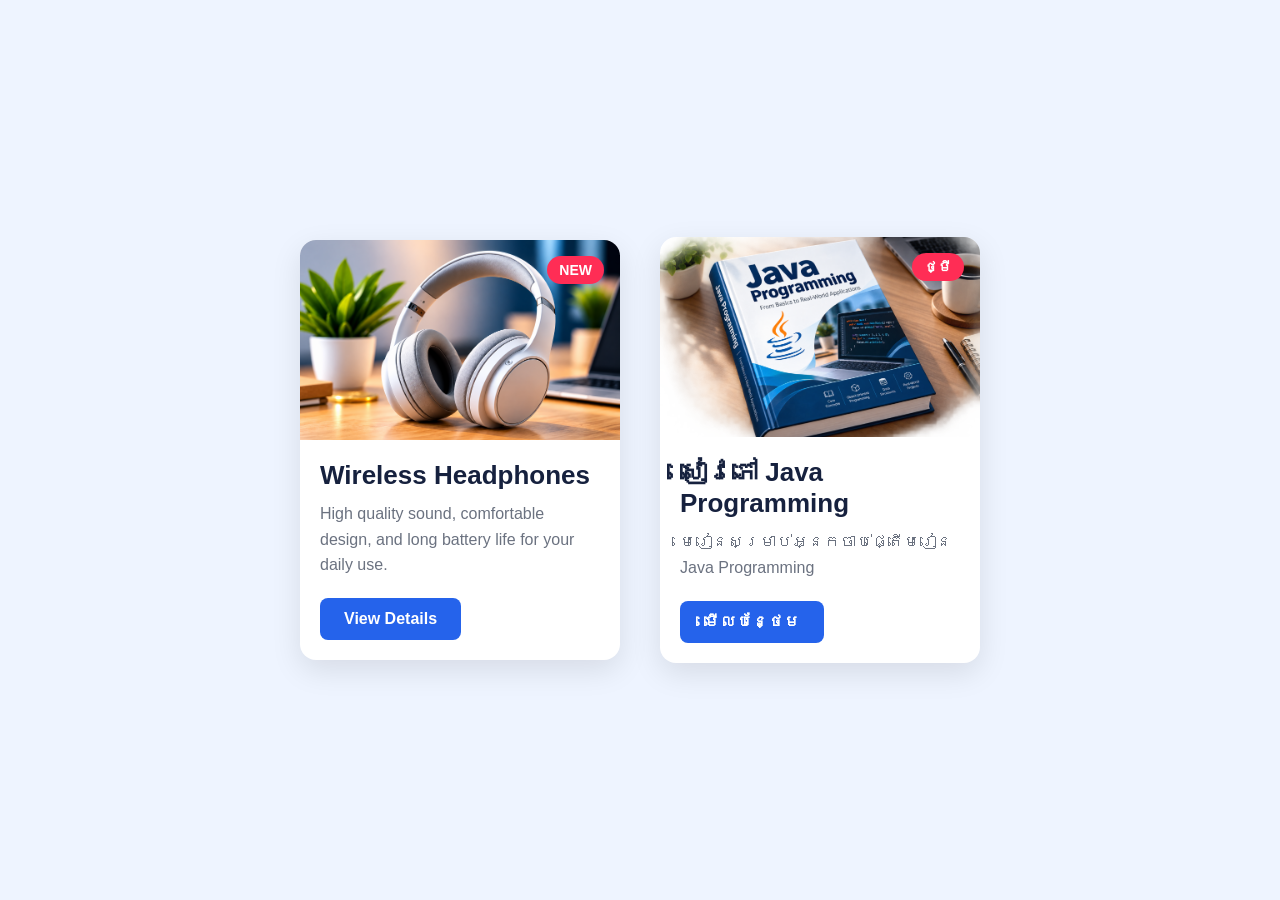
<file: chapter-1/index.html>
<!DOCTYPE html>
<html lang="en">
<head>
    <meta charset="UTF-8">
    <meta name="viewport" content="width=device-width, initial-scale=1.0">

    <title>Modern Product Card</title>

    <!-- CSS -->
    <link rel="stylesheet" href="css/style.css">
</head>

<body>

    <div class="product-card">
        <!-- Product Image -->
        <div class="image-container">
            <img
                src="images/product.png"
                alt="Wireless Headphones"
            >
            <span class="badge">NEW</span>
        </div>

        <!-- Product Content -->
        <div class="content">
            <h2 class="title">
                Wireless Headphones
            </h2>
            <p class="description">
                High quality sound, comfortable design,
                and long battery life for your daily use.
            </p>
            <a href="#" class="btn">
                 View Details
            </a>
        </div>

    </div>

    <div class="product-card">
        <!-- Product Image -->
        <div class="image-container">
            <img
                src="images/java_programming.png"
                alt="Java Programming"
            >
            <span class="badge">ថ្មី</span>
        </div>

        <!-- Product Content -->
        <div class="content">
            <h2 class="title">
                សៀវភៅ Java Programming
            </h2>
            <p class="description">
                មេរៀន​សម្រាប់​អ្នក​ចាប់​ផ្តើម​រៀន Java Programming
            </p>
            <a href="#" class="btn">
                 មើល​បន្ថែម
            </a>
        </div>

    </div>

</body>
</html>
</file>
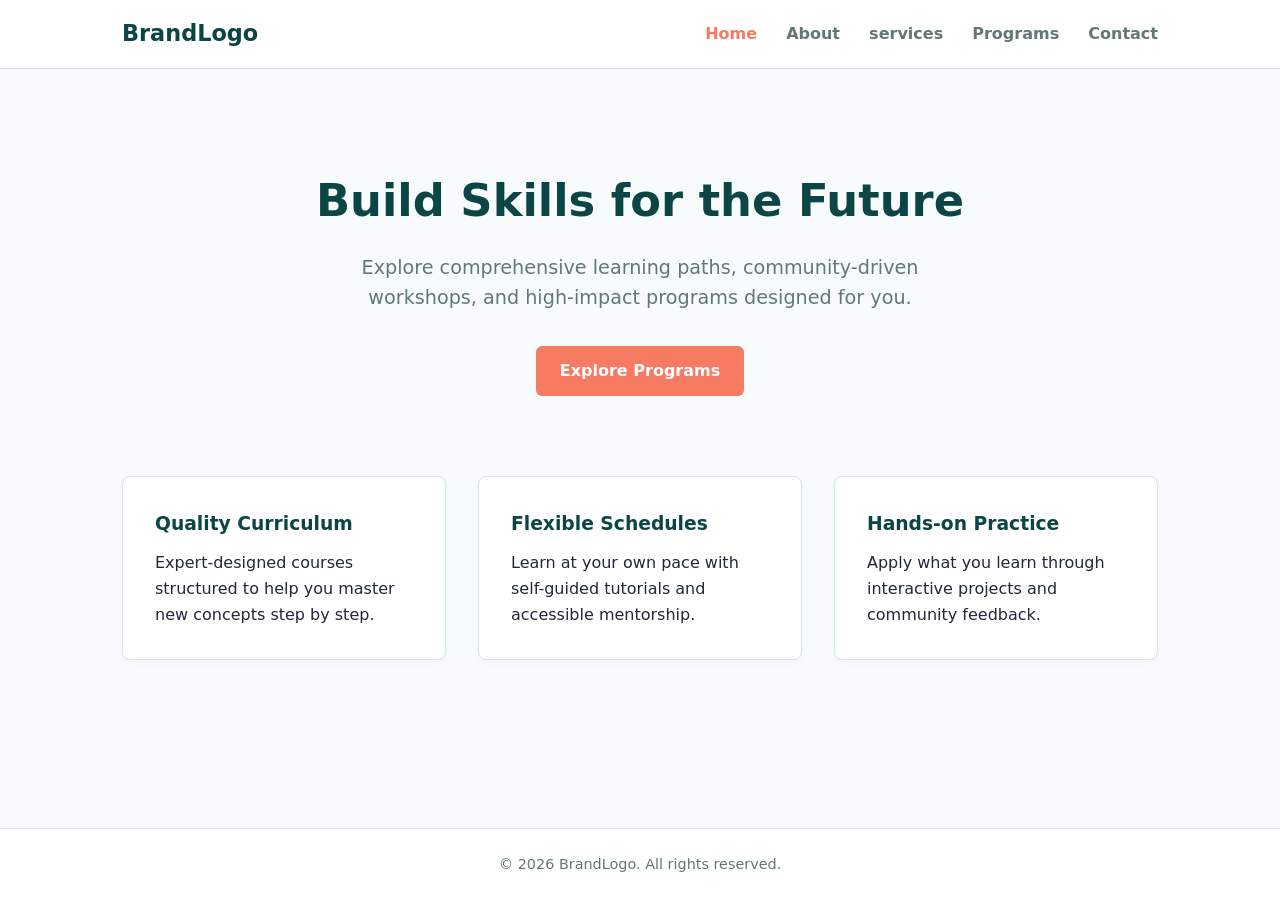
<file: chapter-2/index.html>
<!DOCTYPE html>
<html lang="en">
<head>
  <meta charset="UTF-8">
  <meta name="viewport" content="width=device-width, initial-scale=1.0">
  <title>Home - Modern Site</title>
  <link rel="stylesheet" href="style.css">
</head>
<body>

  <header>
    <div class="nav-container">
      <a href="index.html" class="logo">BrandLogo</a>
      <nav>
        <a href="index.html" class="active">Home</a>
        <a href="about.html">About</a>
        <a href="services.html">services</a>
        <a href="programs.html">Programs</a>
        <a href="contact.html">Contact</a>
      </nav>
    </div>
  </header>

  <main>
    <section class="hero">
      <h1>Build Skills for the Future</h1>
      <p>Explore comprehensive learning paths, community-driven workshops, and high-impact programs designed for you.</p>
      <a href="programs.html" class="btn">Explore Programs</a>
    </section>

    <section class="grid">
      <div class="card">
        <h3>Quality Curriculum</h3>
        <p>Expert-designed courses structured to help you master new concepts step by step.</p>
      </div>
      <div class="card">
        <h3>Flexible Schedules</h3>
        <p>Learn at your own pace with self-guided tutorials and accessible mentorship.</p>
      </div>
      <div class="card">
        <h3>Hands-on Practice</h3>
        <p>Apply what you learn through interactive projects and community feedback.</p>
      </div>
    </section>
  </main>

  <footer>
    <p>&copy; 2026 BrandLogo. All rights reserved.</p>
  </footer>

</body>
</html>
</file>
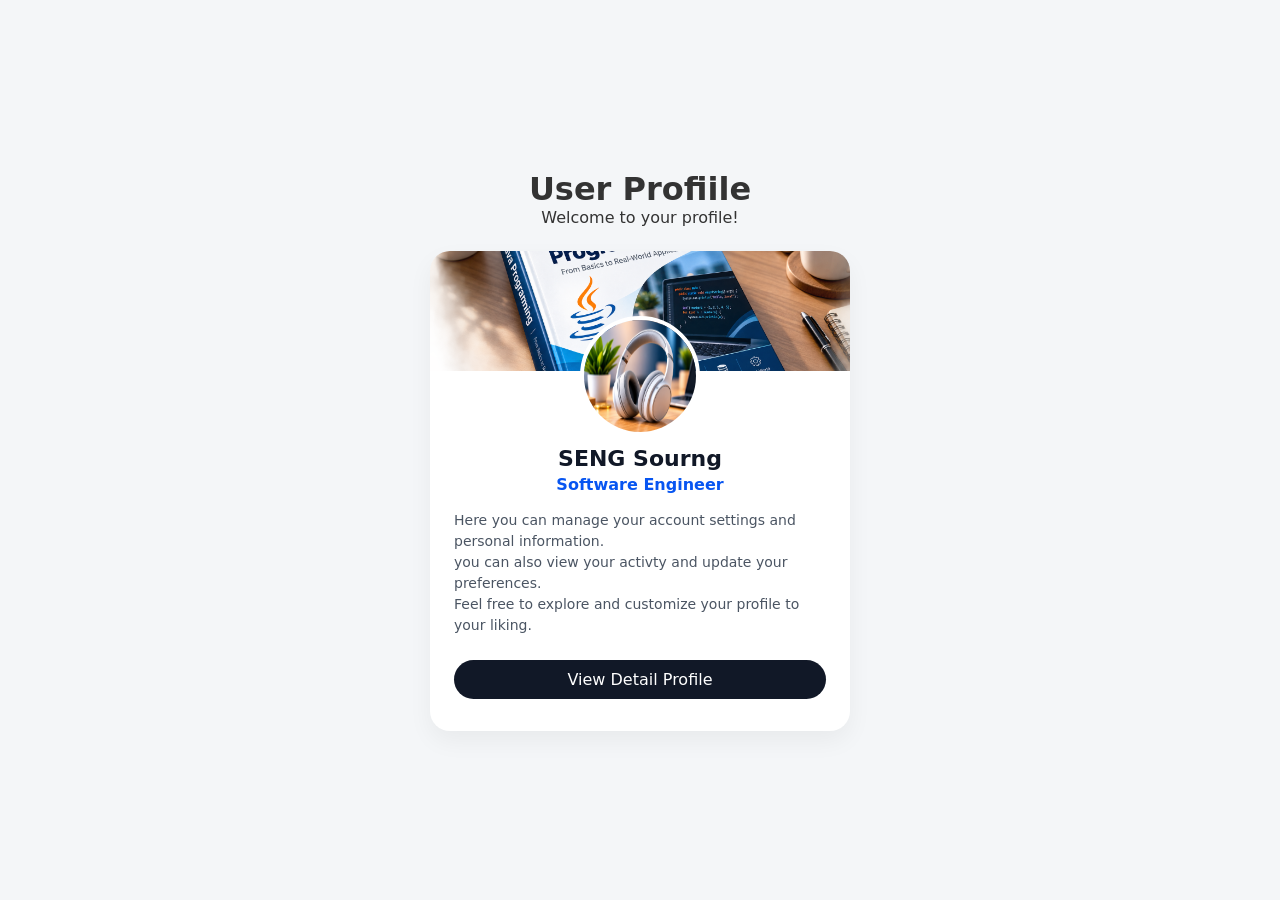
<file: chapter-1/profile.html>
<!DOCTYPE html>
<html lang="en">
<head>
    <meta charset="UTF-8">
    <meta name="viewport" content="width=device-width, initial-scale=1.0">
    <title>User Profile</title>
    <style>
         * {
            box-sizing: border-box;
            margin: 0;
            padding: 0;
        }
        body {
            font-family: 'Inter', system-ui, -apple-system, sans-serif;
            background-color: #f4f6f8; /* Soft light gray background */
            color: #333;
            display: flex;
            justify-content: center;
            align-items: center;
            min-height: 100vh;
            padding: 20px;
        }

         /* profile-container */
        .profile-container {
            width: 100%;
            max-width: 420px;
        }

        /* Page Header */
        .page-header {
            text-align: center;
            margin-bottom: 24px;
        }

        /* card */
        .card {
            background-color: #ffffff;
            border-radius: 20px;
            overflow: hidden;
            box-shadow: 0 10px 25px rgba(0, 0, 0, 0.05);
            transition: transform 0.3s ease, box-shadow 0.3s ease;
        }
   
        .card:hover {
            transform: translateY(-5px);
            box-shadow: 0 15px 35px rgba(0, 0, 0, 0.1);
            /* Show mouse as hand */
            cursor: pointer;
        }

        /* cover-background */
        .cover-background {
            height: 120px;
            background-image: url('images/java_programming.png');
            background-size: cover;
            background-position: center;
            position: relative;
        }
        /* card-body */
        .card-body {
            padding: 0 24px 32px 24px;
            position: relative;
            text-align: center;
        }
        /* profile-image */
        .profile-image {
            width: 120px;
            height: 120px;
            border-radius: 50%;
            border: 4px solid #ffffff;
            position: absolute;
            top: -55px; 
            left: 50%;
            transform: translateX(-50%);
        }
        .image-spacer {
            height: 75px; 
        }
        .user-name {
            font-size: 22px;
            font-weight: 700;
            color: #111827;
            margin-bottom: 4px;
        }
        .user-title {
            font-size: 16px;
            color: #0755f1;
            margin-bottom: 16px;
        }
        .user-description {
            font-size: 14px;
            color: #4b5563;
            line-height: 1.5;
            margin-bottom: 24px;
            align-items: center;
            text-align: left;
        }
        
        .btn {
            display: inline-block;
            padding: 10px 20px;
            background-color: #111827;
            color: #fff;
            text-decoration: none;
            width: 100%;
            border-radius: 25px;
        }

        .btn:hover {
            background-color: #374151;
        }
        .btn:active {
            transform: scale(0.98);
        }
 
    </style>
</head>
<body>
    <div class="profile-container">
        <header class="page-header">
            <h1>User Profiile</h1>
            <p>Welcome to your profile!</p>
            
        </header>

        <main class="card">
            <div class="cover-background"></div>
            <div class="card-body">
                <img class="profile-image" src="images/product.png" alt="SENG Sourng" width="150" height="150">
                <div class="image-spacer"></div>


                <h3 class="user-name">SENG Sourng</h3>
                <h5 class="user-title">Software Engineer</h5>
                <div class="user-description">
                    <p>Here you can manage your account settings and personal information.</p>
                    <p>you can also view your activty and update your preferences.</p>
                    <p>Feel free to explore and customize your profile to your liking.</p>
                        <!-- Add button View Detail profile -->
                        
                </div>
                    
                    <a href="#" class="btn">
                        View Detail Profile 
                    </a>
            </div>
        </main>
    </div>
</body>
</html>
</file>
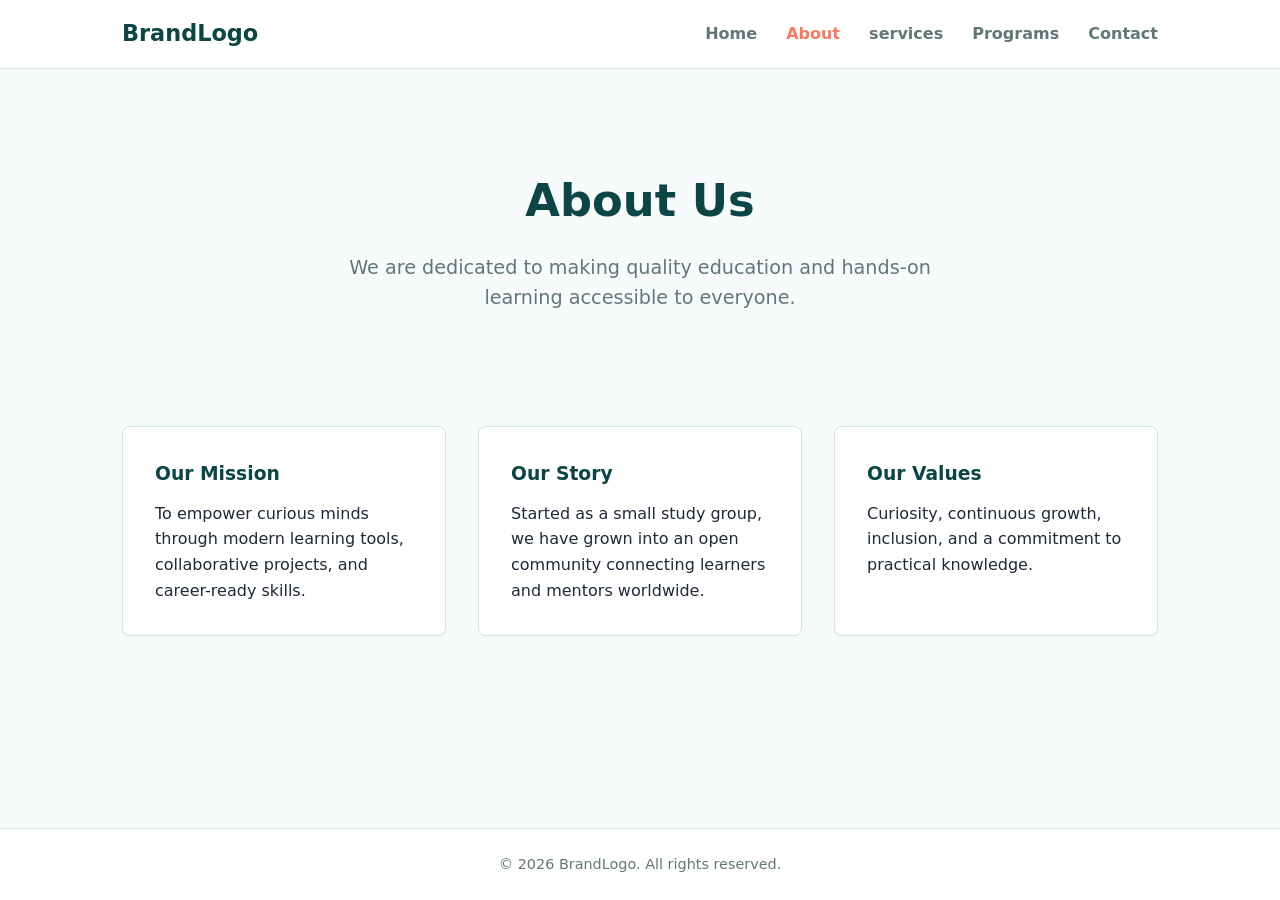
<file: chapter-2/about.html>
<!DOCTYPE html>
<html lang="en">
<head>
  <meta charset="UTF-8">
  <meta name="viewport" content="width=device-width, initial-scale=1.0">
  <title>About Us - Modern Site</title>
  <link rel="stylesheet" href="style.css">
</head>
<body>

  <header>
    <div class="nav-container">
      <a href="index.html" class="logo">BrandLogo</a>
      <nav>
        <a href="index.html">Home</a>
        <a href="about.html" class="active">About</a>
        <a href="services.html">services</a>
        <a href="programs.html">Programs</a>
        <a href="contact.html">Contact</a>
      </nav>
    </div>
  </header>

  <main>
    <section class="hero">
      <h1>About Us</h1>
      <p>We are dedicated to making quality education and hands-on learning accessible to everyone.</p>
    </section>

    <section class="grid">
      <div class="card">
        <h3>Our Mission</h3>
        <p>To empower curious minds through modern learning tools, collaborative projects, and career-ready skills.</p>
      </div>
      <div class="card">
        <h3>Our Story</h3>
        <p>Started as a small study group, we have grown into an open community connecting learners and mentors worldwide.</p>
      </div>
      <div class="card">
        <h3>Our Values</h3>
        <p>Curiosity, continuous growth, inclusion, and a commitment to practical knowledge.</p>
      </div>
    </section>
  </main>

  <footer>
    <p>&copy; 2026 BrandLogo. All rights reserved.</p>
  </footer>

</body>
</html>
</file>
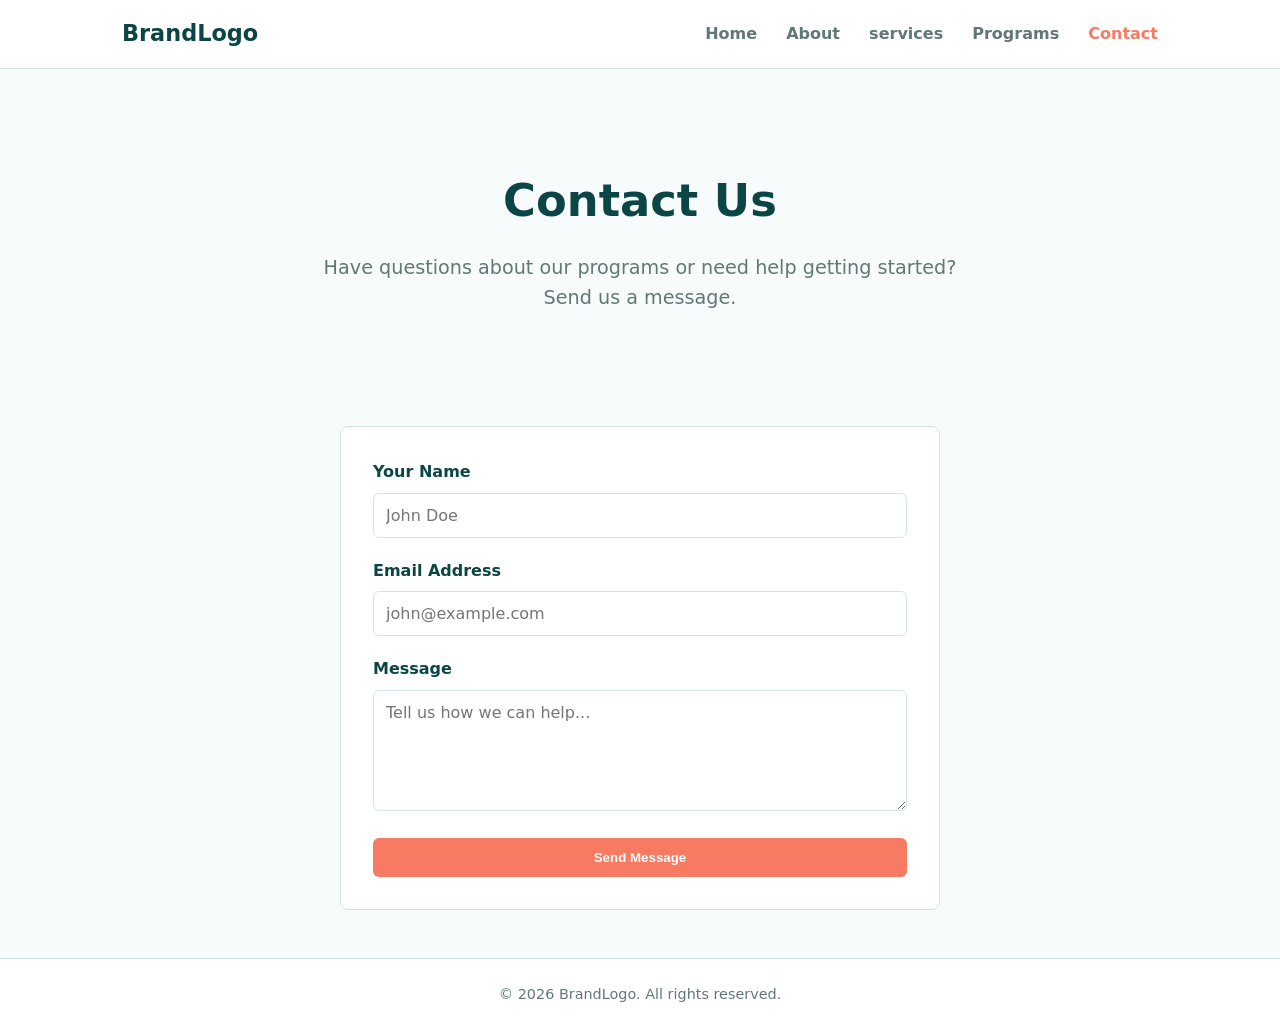
<file: chapter-2/contact.html>
<!DOCTYPE html>
<html lang="en">
<head>
  <meta charset="UTF-8">
  <meta name="viewport" content="width=device-width, initial-scale=1.0">
  <title>Contact Us - Modern Site</title>
  <link rel="stylesheet" href="style.css">
</head>
<body>

  <header>
    <div class="nav-container">
      <a href="index.html" class="logo">BrandLogo</a>
      <nav>
        <a href="index.html">Home</a>
        <a href="about.html">About</a>
        <a href="services.html">services</a>
        <a href="programs.html">Programs</a>
        <a href="contact.html" class="active">Contact</a>
      </nav>
    </div>
  </header>

  <main>
    <section class="hero">
      <h1>Contact Us</h1>
      <p>Have questions about our programs or need help getting started? Send us a message.</p>
    </section>

    <form class="contact-form" action="#" method="POST">
      <div class="form-group">
        <label for="name">Your Name</label>
        <input type="text" id="name" name="name" placeholder="John Doe" required>
      </div>

      <div class="form-group">
        <label for="email">Email Address</label>
        <input type="email" id="email" name="email" placeholder="john@example.com" required>
      </div>

      <div class="form-group">
        <label for="message">Message</label>
        <textarea id="message" name="message" rows="5" placeholder="Tell us how we can help..." required></textarea>
      </div>

      <button type="submit" class="btn" style="width: 100%;">Send Message</button>
    </form>
  </main>

  <footer>
    <p>&copy; 2026 BrandLogo. All rights reserved.</p>
  </footer>

</body>
</html>
</file>
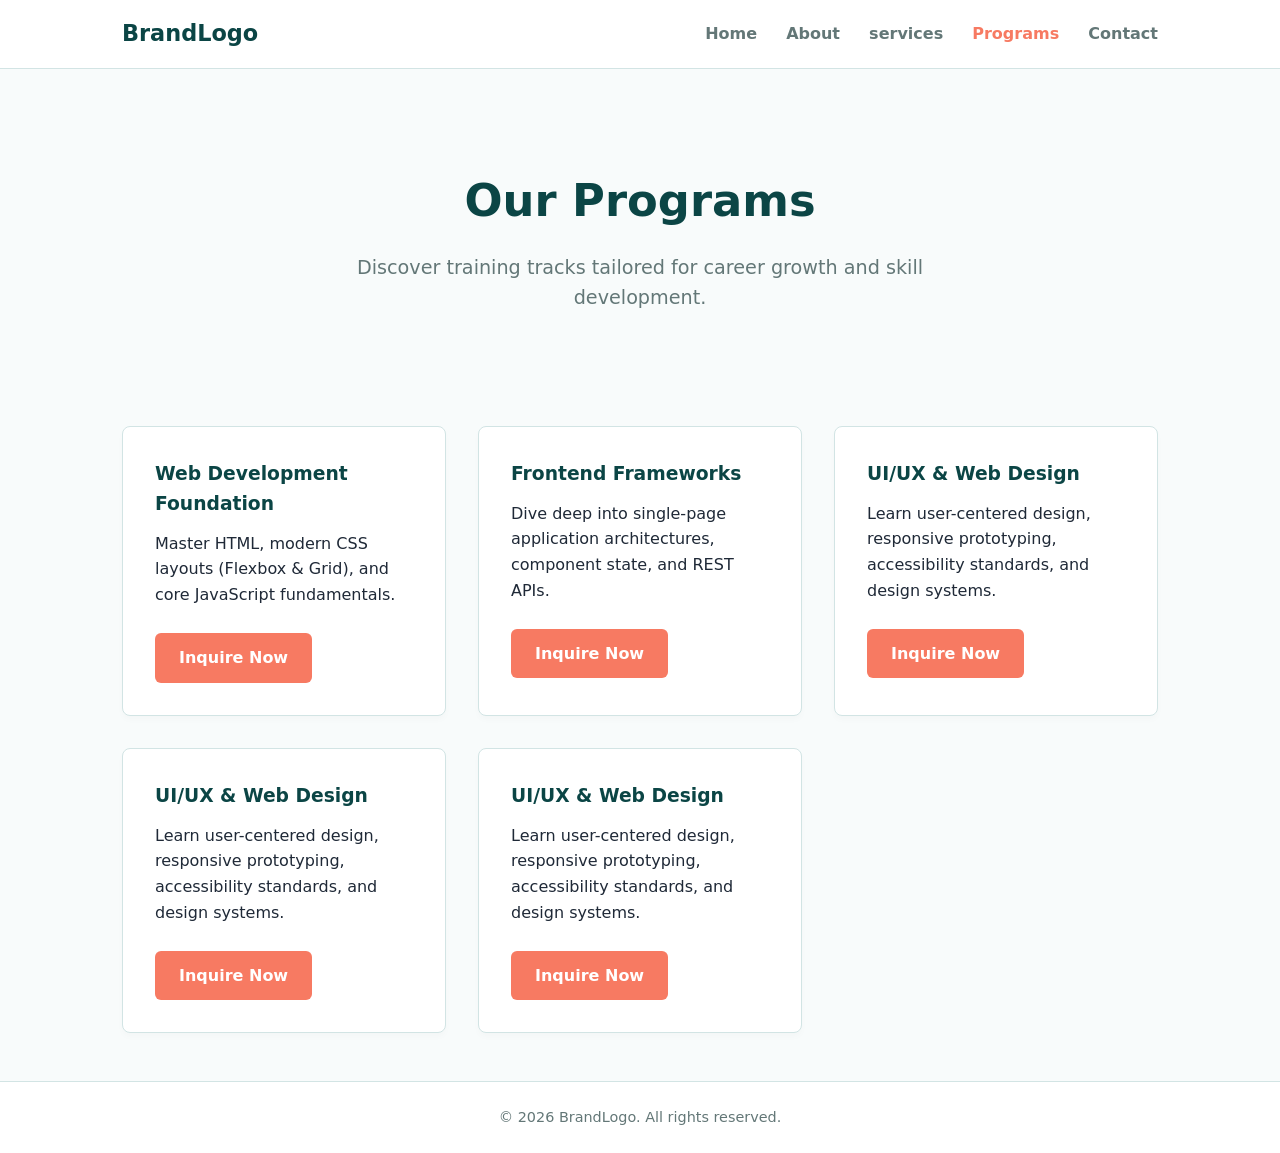
<file: chapter-2/programs.html>
<!DOCTYPE html>
<html lang="en">
<head>
  <meta charset="UTF-8">
  <meta name="viewport" content="width=device-width, initial-scale=1.0">
  <title>Programs - Modern Site</title>
  <link rel="stylesheet" href="style.css">
</head>
<body>

  <header>
    <div class="nav-container">
      <a href="index.html" class="logo">BrandLogo</a>
      <nav>
        <a href="index.html">Home</a>
        <a href="about.html">About</a>
        <a href="services.html">services</a>
        <a href="programs.html" class="active">Programs</a>
        <a href="contact.html">Contact</a>
      </nav>
    </div>
  </header>

  <main>
    <section class="hero">
      <h1>Our Programs</h1>
      <p>Discover training tracks tailored for career growth and skill development.</p>
    </section>

    <section class="grid">
      <div class="card">
        <h3>Web Development Foundation</h3>
        <p>Master HTML, modern CSS layouts (Flexbox & Grid), and core JavaScript fundamentals.</p>
        <br>
        <a href="contact.html" class="btn">Inquire Now</a>
      </div>
      <div class="card">
        <h3>Frontend Frameworks</h3>
        <p>Dive deep into single-page application architectures, component state, and REST APIs.</p>
        <br>
        <a href="contact.html" class="btn">Inquire Now</a>
      </div>
      <div class="card">
        <h3>UI/UX & Web Design</h3>
        <p>Learn user-centered design, responsive prototyping, accessibility standards, and design systems.</p>
        <br>
        <a href="contact.html" class="btn">Inquire Now</a>
      </div>

      <div class="card">
        <h3>UI/UX & Web Design</h3>
        <p>Learn user-centered design, responsive prototyping, accessibility standards, and design systems.</p>
        <br>
        <a href="contact.html" class="btn">Inquire Now</a>
      </div>
      <div class="card">
        <h3>UI/UX & Web Design</h3>
        <p>Learn user-centered design, responsive prototyping, accessibility standards, and design systems.</p>
        <br>
        <a href="contact.html" class="btn">Inquire Now</a>
      </div>
    </section>
  </main>

  <footer>
    <p>&copy; 2026 BrandLogo. All rights reserved.</p>
  </footer>

</body>
</html>
</file>
<file: chapter-1/css/style.css>
/* =========================
   Global Styles
========================= */

* {
    margin: 0;
    padding: 0;
    box-sizing: border-box;
}

body {
    min-height: 100vh;
    display: flex;
    justify-content: center;
    align-items: center;
    background: #eef4ff;
    font-family: "Kantomruy Pro", sans-serif;
}


/* =========================
   Product Card
========================= */

.product-card {
    width: 320px;
    background: #ffffff;
    border-radius: 16px;
    overflow: hidden;
    box-shadow:
        0 10px 30px rgba(0, 0, 0, 0.10);

    transition:
        transform 0.3s ease,
        box-shadow 0.3s ease;
    margin: 20px;
}


/* Hover Effect */

.product-card:hover {
    transform: translateY(-5px);
    box-shadow:
        0 15px 40px rgba(0, 0, 0, 0.15);
}


/* =========================
   Product Image
========================= */

.image-container {
    position: relative;
    width: 100%;
    height: 200px;
}

.image-container img {
    width: 100%;
    height: 100%;
    display: block;
    object-fit: cover;
}


/* =========================
   New Badge
========================= */

.badge {
    position: absolute;
    top: 16px;
    right: 16px;
    padding: 6px 12px;
    background: #ff2d55;
    color: white;
    border-radius: 20px;
    font-size: 14px;
    font-weight: bold;
}


/* =========================
   Product Content
========================= */

.content {
    padding: 20px;
}


/* Heading */

.title {
    margin-bottom: 10px;
    color: #16213e;
    font-size: 26px;
}


/* Paragraph */

.description {
    margin-bottom: 20px;
    color: #6b7280;
    font-size: 16px;
    line-height: 1.6;
}


/* =========================
   Button
========================= */

.btn {
    display: inline-block;
    padding: 12px 24px;
    background: #2563eb;
    color: white;
    border-radius: 8px;
    text-decoration: none;
    font-size: 16px;
    font-weight: bold;
    transition:
        background 0.3s ease,
        transform 0.2s ease;
}


/* Button Hover */

.btn:hover {
    background: #1d4ed8;
    transform: translateY(-2px);
}
</file>
<file: chapter-2/style.css>
:root {
    --primary: #0b4545;
    --accent: #f77a62;
    --bg-light: #f8fbfb;
    --card-bg: #ffffff;
    --text-dark: #1f2937;
    --text-muted: #637777;
    --border-color: #d2e4e4;
  }
  
  * {
    margin: 0;
    padding: 0;
    box-sizing: border-box;
  }
  
  body {
    font-family: system-ui, -apple-system, BlinkMacSystemFont, "Segoe UI", Roboto, sans-serif;
    background-color: var(--bg-light);
    color: var(--text-dark);
    line-height: 1.6;
    display: flex;
    flex-direction: column;
    min-height: 100vh;
  }
  
  /* Header & Nav */
  header {
    background: #ffffff;
    border-bottom: 1px solid var(--border-color);
    position: sticky;
    top: 0;
    z-index: 100;
  }
  
  .nav-container {
    max-width: 1100px;
    margin: 0 auto;
    padding: 1rem 2rem;
    display: flex;
    justify-content: space-between;
    align-items: center;
  }
  
  .logo {
    font-size: 1.4rem;
    font-weight: 800;
    color: var(--primary);
    text-decoration: none;
  }
  
  nav a {
    margin-left: 1.5rem;
    text-decoration: none;
    font-weight: 600;
    color: var(--text-muted);
    transition: color 0.2s;
  }
  
  nav a:hover,
  nav a.active {
    color: var(--accent);
  }
  
  /* Main Container */
  main {
    flex: 1;
    max-width: 1100px;
    width: 100%;
    margin: 0 auto;
    padding: 3rem 2rem;
  }
  
  .hero {
    text-align: center;
    padding: 3rem 1rem;
  }
  
  .hero h1 {
    font-size: 2.8rem;
    color: var(--primary);
    margin-bottom: 1rem;
  }
  
  .hero p {
    font-size: 1.2rem;
    color: var(--text-muted);
    max-width: 650px;
    margin: 0 auto 2rem;
  }
  
  .btn {
    display: inline-block;
    background-color: var(--accent);
    color: #fff;
    padding: 0.75rem 1.5rem;
    border-radius: 6px;
    text-decoration: none;
    font-weight: 600;
    border: none;
    cursor: pointer;
  }
  
  .btn:hover {
    opacity: 0.9;
  }
  
  /* Grid & Cards */
  .grid {
    display: grid;
    grid-template-columns: repeat(auto-fit, minmax(280px, 1fr));
    gap: 2rem;
    margin-top: 2rem;
  }
  
  .card {
    background: var(--card-bg);
    padding: 2rem;
    border-radius: 8px;
    border: 1px solid var(--border-color);
    box-shadow: 0 4px 6px rgba(0, 0, 0, 0.02);
  }
  
  .card h3 {
    color: var(--primary);
    margin-bottom: 0.75rem;
  }
  
  /* Forms */
  .contact-form {
    max-width: 600px;
    margin: 2rem auto 0;
    background: var(--card-bg);
    padding: 2rem;
    border-radius: 8px;
    border: 1px solid var(--border-color);
  }
  
  .form-group {
    margin-bottom: 1.25rem;
  }
  
  .form-group label {
    display: block;
    margin-bottom: 0.5rem;
    font-weight: 600;
    color: var(--primary);
  }
  
  .form-group input,
  .form-group textarea {
    width: 100%;
    padding: 0.75rem;
    border: 1px solid var(--border-color);
    border-radius: 6px;
    font-family: inherit;
    font-size: 1rem;
  }
  
  /* Footer */
  footer {
    border-top: 1px solid var(--border-color);
    text-align: center;
    padding: 1.5rem;
    font-size: 0.9rem;
    color: var(--text-muted);
    background: #ffffff;
  }
</file>
